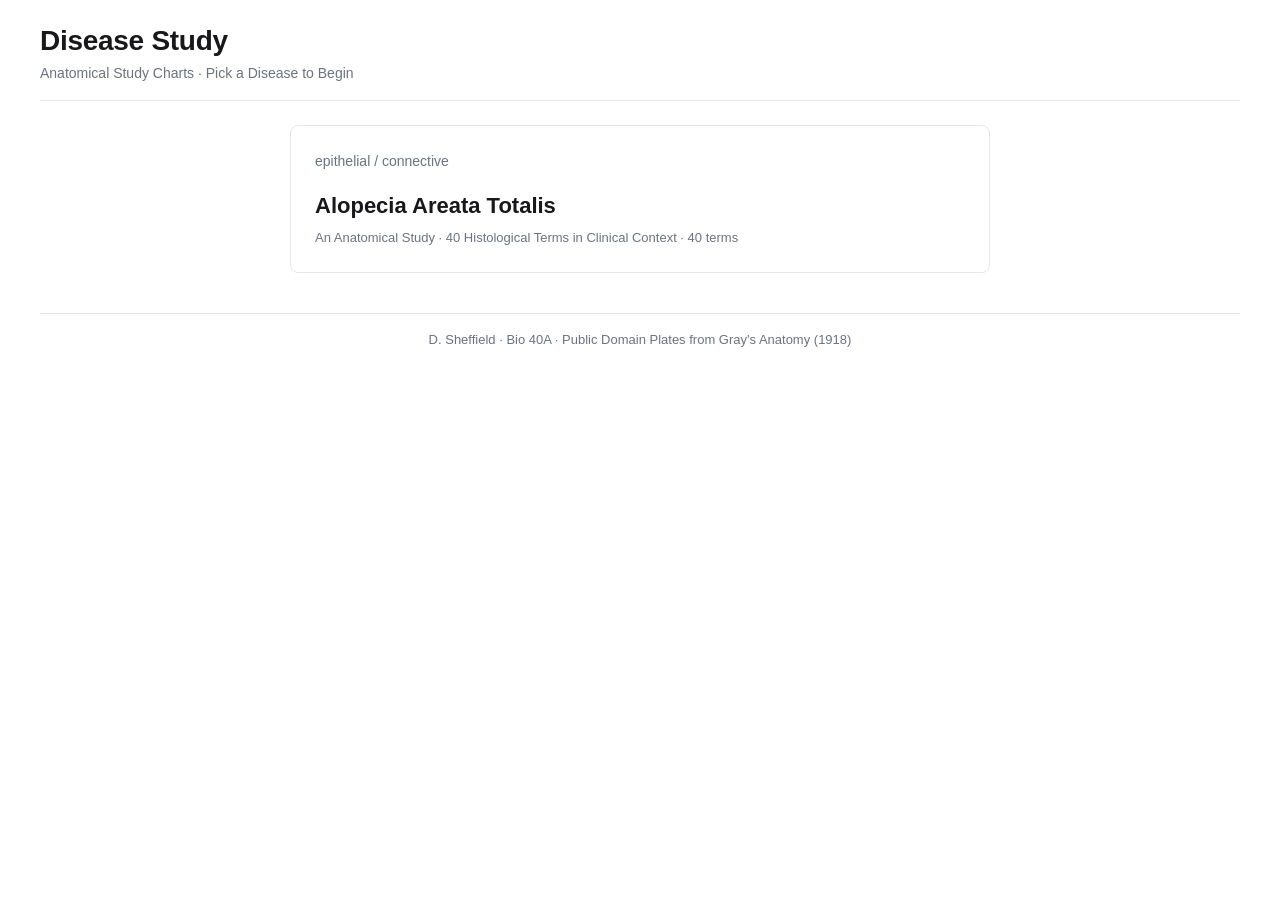
<file: index.html>
<!DOCTYPE html>
<html lang="en">
<head>
  <meta charset="UTF-8">
  <meta name="viewport" content="width=device-width, initial-scale=1">
  <title>Bio 40A Disease Study</title>
  <link rel="stylesheet" href="css/tokens.css">
  <link rel="stylesheet" href="css/base.css">
  <link rel="stylesheet" href="css/components.css">
</head>
<body>

<header>
  <h1>Disease Study</h1>
  <div class="subtitle">Anatomical Study Charts · Pick a Disease to Begin</div>
</header>

<main class="disease-list" id="disease-list">
  <div class="panel">
    <div class="panel__content">
      <div class="panel__label">Loading…</div>
    </div>
  </div>
</main>

<div class="footer-note">D. Sheffield · Bio 40A · Public Domain Plates from Gray's Anatomy (1918)</div>

<script type="module">
  import { loadDiseaseIndex } from './js/data/loader.js';

  const container = document.getElementById('disease-list');

  loadDiseaseIndex()
    .then(({ diseases }) => {
      container.innerHTML = diseases.map(d => `
        <a class="disease-card" href="study.html?disease=${encodeURIComponent(d.id)}">
          <div class="panel">
            <div class="panel__content">
              <div class="disease-card__subtitle">${d.tissueDomain ?? ''}</div>
              <div class="disease-card__title">${d.title}</div>
              <div class="disease-card__meta">${d.subtitle ?? ''} · ${d.termCount ?? '?'} terms</div>
            </div>
          </div>
        </a>
      `).join('');
    })
    .catch(err => {
      container.innerHTML = `
        <div class="panel">
          <div class="panel__content">
            <div class="panel__label">Error</div>
            <div style="font-style: italic;">${err.message}</div>
          </div>
        </div>`;
    });
</script>

</body>
</html>
</file>
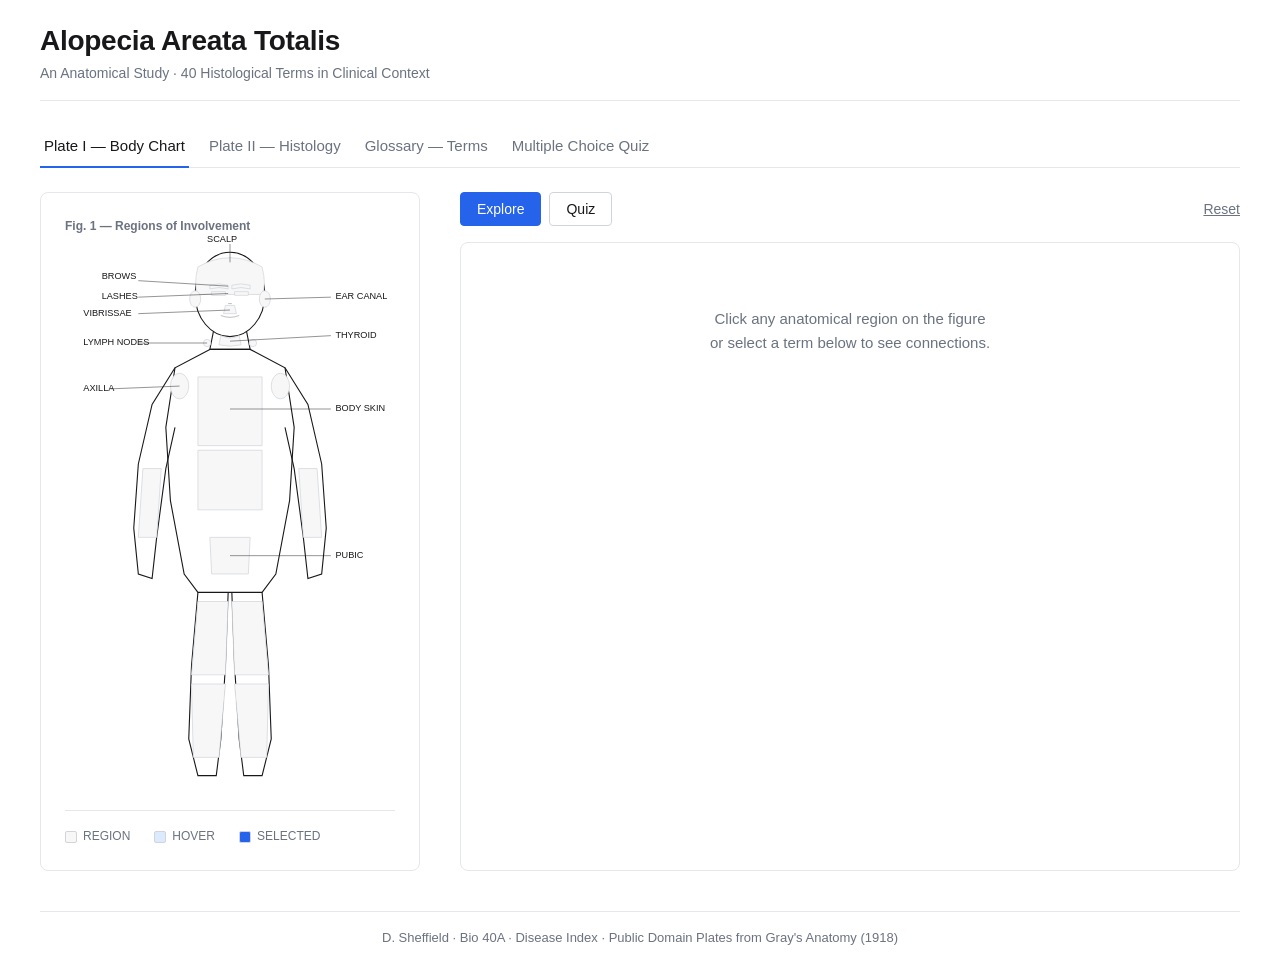
<file: study.html>
<!DOCTYPE html>
<html lang="en">
<head>
  <meta charset="UTF-8">
  <meta name="viewport" content="width=device-width, initial-scale=1">
  <title>Disease Study — Bio 40A</title>
  <link rel="stylesheet" href="css/tokens.css">
  <link rel="stylesheet" href="css/base.css">
  <link rel="stylesheet" href="css/components.css">
  <link rel="stylesheet" href="css/plates.css">
</head>
<body>

<header>
  <h1 id="disease-title">Loading…</h1>
  <div class="subtitle" id="disease-subtitle"></div>
</header>

<div class="tabs">
  <button class="tab" data-tab="body">Plate I — Body Chart</button>
  <button class="tab" data-tab="histology">Plate II — Histology</button>
  <button class="tab" data-tab="glossary">Glossary — Terms</button>
  <button class="tab" data-tab="quiz">Multiple Choice Quiz</button>
</div>

<main id="study-root">

  <section class="tab-panel" id="panel-body">
    <div class="layout">
      <div class="panel figure-panel">
        <div class="panel__content">
          <div class="panel__label">Fig. 1 — Regions of Involvement</div>
          <div id="body-chart"></div>
          <div class="legend">
            <div class="legend__item"><span class="legend__swatch legend__swatch--region"></span>REGION</div>
            <div class="legend__item"><span class="legend__swatch legend__swatch--hover"></span>HOVER</div>
            <div class="legend__item"><span class="legend__swatch legend__swatch--active"></span>SELECTED</div>
          </div>
        </div>
      </div>

      <div class="right-panel">
        <div class="controls"></div>
        <div class="panel info-panel">
          <div class="panel__content" id="info-panel"></div>
        </div>
      </div>
    </div>
  </section>

  <section class="tab-panel" id="panel-histology">
    <div id="histology"></div>
  </section>

  <section class="tab-panel" id="panel-glossary">
    <div id="glossary"></div>
  </section>

  <section class="tab-panel" id="panel-quiz">
    <div id="quiz"></div>
  </section>

</main>

<div id="modal-root"></div>

<div class="footer-note">
  D. Sheffield · Bio 40A · <a href="index.html" style="color: var(--muted);">Disease Index</a> · Public Domain Plates from Gray's Anatomy (1918)
</div>

<script type="module" src="js/main.js"></script>

</body>
</html>
</file>
<file: css/tokens.css>
:root {
  /* Surfaces — light, clean, high contrast */
  --bg: #ffffff;
  --paper: #f7f7f8;
  --bg-soft: #fafafa;

  /* Text — near-black for body, mid-gray for secondary */
  --ink: #18181b;
  --ink-soft: #27272a;
  --muted: #6b7280;
  --muted-soft: #9ca3af;

  /* Borders — barely-there, used for separation, not decoration */
  --rule: #e5e7eb;
  --rule-strong: #d1d5db;

  /* Accents — one calm slate-blue for focus/active/hover, two
     status colors for quiz feedback */
  --accent: #2563eb;
  --accent-on: #ffffff;
  --accent-soft: #dbeafe;
  --highlight: rgba(37, 99, 235, 0.08);
  --success: #047857;
  --success-soft: #d1fae5;
  --error: #b91c1c;
  --error-soft: #fee2e2;

  --shadow: 0 1px 2px rgba(0, 0, 0, 0.04);
  --shadow-md: 0 2px 8px rgba(0, 0, 0, 0.06);

  /* System font stack — readable everywhere, zero loading cost */
  --font-sans: -apple-system, BlinkMacSystemFont, 'Segoe UI', 'Helvetica Neue', Arial, sans-serif;
  --font-mono: ui-monospace, SFMono-Regular, Menlo, Consolas, monospace;

  /* Generous spacing — readability needs air */
  --space-xs: 4px;
  --space-sm: 8px;
  --space-md: 16px;
  --space-lg: 24px;
  --space-xl: 40px;

  --radius: 8px;
  --radius-sm: 4px;
  --max-width: 1200px;
  --read-width: 68ch;
}

@media (prefers-color-scheme: dark) {
  :root {
    /* Deep neutral surfaces — not pure black, less eye strain */
    --bg: #18181b;
    --paper: #27272a;
    --bg-soft: #1f1f23;

    /* Text — off-white for body, lighter grays for secondary */
    --ink: #f4f4f5;
    --ink-soft: #e4e4e7;
    --muted: #a1a1aa;
    --muted-soft: #71717a;

    /* Borders — subtle but visible against the dark surfaces */
    --rule: #2e2e33;
    --rule-strong: #3f3f46;

    /* Brighter accent so it pops on dark */
    --accent: #60a5fa;
    --accent-on: #0a0a0c;
    --accent-soft: rgba(96, 165, 250, 0.18);
    --highlight: rgba(96, 165, 250, 0.10);
    --success: #34d399;
    --success-soft: rgba(52, 211, 153, 0.16);
    --error: #f87171;
    --error-soft: rgba(248, 113, 113, 0.18);

    --shadow: 0 1px 2px rgba(0, 0, 0, 0.3);
    --shadow-md: 0 2px 8px rgba(0, 0, 0, 0.4);
  }
}
</file>
<file: css/base.css>
*, *::before, *::after { box-sizing: border-box; margin: 0; padding: 0; }

html { -webkit-text-size-adjust: 100%; }

body {
  font-family: var(--font-sans);
  font-size: 17px;
  line-height: 1.6;
  background: var(--bg);
  color: var(--ink);
  min-height: 100vh;
  padding: var(--space-lg);
  -webkit-font-smoothing: antialiased;
  -moz-osx-font-smoothing: grayscale;
}

header {
  max-width: var(--max-width);
  margin: 0 auto var(--space-lg);
  padding-bottom: var(--space-md);
  border-bottom: 1px solid var(--rule);
}

h1 {
  font-size: 28px;
  font-weight: 700;
  line-height: 1.2;
  letter-spacing: -0.01em;
  color: var(--ink);
}

.subtitle {
  font-size: 14px;
  color: var(--muted);
  margin-top: var(--space-xs);
}

a { color: var(--accent); text-decoration: none; }
a:hover { text-decoration: underline; }

.footer-note {
  max-width: var(--max-width);
  margin: var(--space-xl) auto 0;
  font-size: 13px;
  color: var(--muted);
  text-align: center;
  padding-top: var(--space-md);
  border-top: 1px solid var(--rule);
}
</file>
<file: css/components.css>
/* Panels — minimal card */
.panel {
  background: var(--bg);
  border: 1px solid var(--rule);
  border-radius: var(--radius);
  padding: var(--space-lg);
}

.panel__content { position: relative; z-index: 1; }

.panel__label {
  font-size: 12px;
  font-weight: 600;
  color: var(--muted);
  margin-bottom: var(--space-sm);
}

/* Tabs — underline-style active state */
.tabs {
  max-width: var(--max-width);
  margin: 0 auto var(--space-lg);
  display: flex;
  gap: var(--space-md);
  border-bottom: 1px solid var(--rule);
}

.tab {
  font-family: inherit;
  font-size: 15px;
  font-weight: 500;
  background: transparent;
  border: 0;
  border-bottom: 2px solid transparent;
  color: var(--muted);
  padding: 12px 4px;
  margin-bottom: -1px;
  cursor: pointer;
  transition: color 0.15s ease, border-color 0.15s ease;
}

.tab:hover { color: var(--ink); }

.tab--active {
  color: var(--ink);
  border-bottom-color: var(--accent);
}

.tab-panel { display: none; }
.tab-panel--active { display: block; }

/* Buttons */
.btn {
  font-family: inherit;
  font-size: 14px;
  font-weight: 500;
  background: var(--bg);
  border: 1px solid var(--rule-strong);
  color: var(--ink);
  padding: 8px 16px;
  border-radius: var(--radius-sm);
  cursor: pointer;
  transition: border-color 0.15s ease, background-color 0.15s ease, color 0.15s ease;
}

.btn:hover { border-color: var(--ink); }

.btn--active {
  background: var(--accent);
  color: var(--accent-on);
  border-color: var(--accent);
}

.btn--link {
  margin-left: auto;
  background: transparent;
  border: 0;
  color: var(--muted);
  font-family: inherit;
  font-size: 14px;
  cursor: pointer;
  padding: 8px 0;
  text-decoration: underline;
}

.btn--link:hover { color: var(--ink); }

/* Disease index page */
.disease-list {
  max-width: 700px;
  margin: 0 auto;
  display: flex;
  flex-direction: column;
  gap: var(--space-md);
}

.disease-card {
  display: block;
  text-decoration: none;
  color: inherit;
}

.disease-card .panel {
  transition: border-color 0.15s ease, box-shadow 0.15s ease;
}

.disease-card:hover .panel {
  border-color: var(--accent);
  box-shadow: var(--shadow-md);
}

.disease-card__title {
  font-size: 22px;
  font-weight: 700;
  margin-bottom: var(--space-xs);
  color: var(--ink);
}

.disease-card__subtitle {
  font-size: 14px;
  color: var(--muted);
  margin-bottom: var(--space-md);
}

.disease-card__meta {
  font-size: 13px;
  color: var(--muted);
}

/* Study layout */
.layout {
  max-width: var(--max-width);
  margin: 0 auto;
  display: grid;
  grid-template-columns: 380px 1fr;
  gap: var(--space-xl);
}

@media (max-width: 900px) {
  .layout { grid-template-columns: 1fr; }
}

/* Body chart SVG */
.figure-panel { padding: var(--space-lg); }

.body { width: 100%; height: auto; display: block; overflow: visible; }

.body-region {
  fill: var(--paper);
  stroke: var(--rule-strong);
  stroke-width: 0.8;
  cursor: pointer;
  transition: fill 0.15s ease;
}

.body-region:hover { fill: var(--accent-soft); }
.body-region--active { fill: var(--accent); }

.body-outline { fill: none; stroke: var(--ink); stroke-width: 1.2; }
.body-detail { fill: none; stroke: var(--ink); stroke-width: 0.6; opacity: 0.5; }

.label-line { stroke: var(--ink); stroke-width: 0.5; }
.label-text {
  font-family: var(--font-sans);
  font-size: 10px;
  font-weight: 500;
  fill: var(--ink);
}

.legend {
  display: flex;
  gap: var(--space-lg);
  font-size: 12px;
  color: var(--muted);
  margin-top: var(--space-md);
  padding-top: var(--space-md);
  border-top: 1px solid var(--rule);
  flex-wrap: wrap;
}

.legend__item { display: flex; align-items: center; gap: 6px; }
.legend__swatch {
  width: 12px;
  height: 12px;
  border: 1px solid var(--rule-strong);
  display: inline-block;
  border-radius: 2px;
}
.legend__swatch--region { background: var(--paper); }
.legend__swatch--hover  { background: var(--accent-soft); }
.legend__swatch--active { background: var(--accent); }

/* Right panel */
.right-panel { display: flex; flex-direction: column; gap: var(--space-md); }

.controls {
  display: flex;
  gap: var(--space-sm);
  align-items: center;
  flex-wrap: wrap;
}

/* Info panel */
.info-panel { flex: 1; min-height: 400px; }

.info-panel__header {
  font-size: 26px;
  font-weight: 700;
  letter-spacing: -0.01em;
  margin-bottom: var(--space-sm);
  color: var(--ink);
}

.info-panel__meta {
  font-size: 12px;
  font-weight: 600;
  color: var(--muted);
  margin: var(--space-md) 0 var(--space-xs);
}

.info-panel__section {
  margin-top: var(--space-lg);
  padding-top: var(--space-md);
  border-top: 1px solid var(--rule);
}

.info-panel__regions {
  font-size: 15px;
  color: var(--ink);
}

/* Symptom group — collapsible */
.symptom-group {
  margin-bottom: var(--space-md);
  padding-bottom: var(--space-md);
  border-bottom: 1px solid var(--rule);
}

.symptom-group:last-child { border-bottom: 0; }

.symptom-group__header {
  display: flex;
  align-items: baseline;
  justify-content: space-between;
  cursor: pointer;
  user-select: none;
  padding: var(--space-xs) 0;
  transition: color 0.15s ease;
}

.symptom-group__header:hover .symptom-group__title { color: var(--accent); }

.symptom-group__title {
  font-size: 17px;
  font-weight: 600;
  color: var(--ink);
}

.symptom-group__chevron {
  font-size: 14px;
  color: var(--muted);
  margin-left: var(--space-sm);
}

.symptom-group__symptom {
  font-size: 16px;
  line-height: 1.6;
  margin: var(--space-sm) 0;
  color: var(--ink);
}

.symptom-group__desc {
  font-size: 14px;
  color: var(--muted);
  margin-bottom: var(--space-sm);
}

/* Term list / item */
.term-list {
  display: flex;
  flex-direction: column;
  gap: var(--space-sm);
  margin-top: var(--space-sm);
}

.term-item {
  border-left: 3px solid var(--rule);
  padding: var(--space-sm) var(--space-md);
  cursor: pointer;
  border-radius: 0 var(--radius-sm) var(--radius-sm) 0;
  transition: border-color 0.15s ease, background-color 0.15s ease;
}

.term-item:hover {
  border-left-color: var(--accent);
  background: var(--highlight);
}

.term-item--active {
  border-left-color: var(--accent);
  background: var(--highlight);
}

.term-item__name {
  font-size: 16px;
  font-weight: 600;
  color: var(--ink);
}

.term-item__desc {
  font-size: 14px;
  color: var(--muted);
  margin-top: 2px;
  line-height: 1.5;
}

.term-item__desc--hidden { visibility: hidden; }

/* Quiz prompt + empty state */
.quiz-prompt {
  background: var(--bg-soft);
  border: 1px dashed var(--rule-strong);
  border-radius: var(--radius-sm);
  padding: var(--space-md);
  margin-bottom: var(--space-md);
  text-align: center;
  color: var(--muted);
  font-size: 14px;
}

.empty-state {
  text-align: center;
  color: var(--muted);
  padding: var(--space-xl) var(--space-md);
  font-size: 15px;
  line-height: 1.6;
}

/* Modal */
.modal-overlay {
  display: none;
  position: fixed;
  inset: 0;
  background: rgba(15, 15, 15, 0.45);
  z-index: 100;
  align-items: center;
  justify-content: center;
  padding: var(--space-lg);
}

.modal-overlay--active { display: flex; }

.modal {
  background: var(--bg);
  border: 1px solid var(--rule);
  border-radius: var(--radius);
  padding: var(--space-xl);
  max-width: 600px;
  width: 100%;
  max-height: 90vh;
  overflow-y: auto;
  box-shadow: var(--shadow-md);
}

.modal__inner { position: relative; }

.modal__close {
  position: absolute;
  top: -8px;
  right: -8px;
  background: transparent;
  border: 0;
  font-size: 28px;
  line-height: 1;
  cursor: pointer;
  color: var(--muted);
  padding: 4px 12px;
  border-radius: var(--radius-sm);
  transition: color 0.15s ease, background-color 0.15s ease;
}

.modal__close:hover { color: var(--ink); background: var(--paper); }

.modal__desc {
  font-size: 16px;
  line-height: 1.6;
  margin-bottom: var(--space-md);
}

.modal__definition {
  font-size: 16px;
  line-height: 1.6;
  margin-bottom: var(--space-md);
  padding: var(--space-md);
  border-radius: var(--radius-sm);
  background: var(--paper);
}

.modal__symptom {
  font-size: 16px;
  line-height: 1.6;
  margin-bottom: var(--space-md);
  padding: var(--space-md);
  border-left: 3px solid var(--accent);
  background: var(--accent-soft);
  border-radius: 0 var(--radius-sm) var(--radius-sm) 0;
}

.modal__regions {
  font-size: 15px;
  color: var(--ink);
}

/* Back button on the single-term info-panel view */
.info-panel__back {
  display: inline-block;
  background: transparent;
  border: 1px solid var(--rule-strong);
  border-radius: var(--radius-sm);
  padding: 6px 12px;
  margin-bottom: var(--space-md);
  font-family: inherit;
  font-size: 14px;
  color: var(--muted);
  cursor: pointer;
  transition: border-color 0.15s ease, color 0.15s ease;
}

.info-panel__back:hover {
  color: var(--ink);
  border-color: var(--ink);
}

/* Glossary tab */
.glossary {
  max-width: var(--read-width);
  margin: 0 auto;
}

.glossary__header {
  display: flex;
  align-items: baseline;
  justify-content: space-between;
  gap: var(--space-lg);
  margin-bottom: var(--space-md);
  flex-wrap: wrap;
}

.glossary__title {
  font-size: 22px;
  font-weight: 700;
  color: var(--ink);
}

.glossary__search {
  flex: 1;
  min-width: 220px;
  padding: 10px 14px;
  font-family: inherit;
  font-size: 15px;
  border: 1px solid var(--rule-strong);
  border-radius: var(--radius-sm);
  background: var(--bg);
  color: var(--ink);
}

.glossary__search:focus {
  outline: none;
  border-color: var(--accent);
  box-shadow: 0 0 0 3px var(--highlight);
}

.glossary__count {
  font-size: 13px;
  color: var(--muted);
  margin-bottom: var(--space-md);
}

.glossary__list {
  display: grid;
  gap: var(--space-md);
}

.glossary__item {
  display: block;
  width: 100%;
  text-align: left;
  background: var(--bg);
  border: 1px solid var(--rule);
  border-radius: var(--radius);
  padding: var(--space-md) var(--space-lg);
  cursor: pointer;
  font-family: inherit;
  color: var(--ink);
  transition: border-color 0.15s ease, box-shadow 0.15s ease;
}

.glossary__item:hover {
  border-color: var(--accent);
  box-shadow: var(--shadow-md);
}

.glossary__name {
  font-size: 18px;
  font-weight: 700;
  color: var(--ink);
  margin-bottom: var(--space-sm);
}

.glossary__field {
  font-size: 15px;
  line-height: 1.6;
  margin-bottom: var(--space-sm);
  color: var(--ink-soft);
}

.glossary__field-label {
  display: inline-block;
  font-size: 11px;
  font-weight: 700;
  color: var(--muted);
  text-transform: uppercase;
  letter-spacing: 0.04em;
  margin-right: var(--space-sm);
}

.glossary__group {
  font-size: 12px;
  color: var(--muted);
  margin-top: var(--space-md);
  padding-top: var(--space-sm);
  border-top: 1px solid var(--rule);
}

/* Quiz tab */
.quiz {
  max-width: var(--read-width);
  margin: 0 auto;
}

.quiz__header {
  display: flex;
  align-items: baseline;
  justify-content: space-between;
  margin-bottom: var(--space-lg);
}

.quiz__title {
  font-size: 22px;
  font-weight: 700;
  color: var(--ink);
}

.quiz__score {
  font-size: 14px;
  color: var(--muted);
  font-variant-numeric: tabular-nums;
}

.quiz__card {
  background: var(--bg);
  border: 1px solid var(--rule);
  border-radius: var(--radius);
  padding: var(--space-lg);
}

.quiz__prompt-label {
  font-size: 12px;
  font-weight: 700;
  color: var(--muted);
  text-transform: uppercase;
  letter-spacing: 0.04em;
  margin-bottom: var(--space-sm);
}

.quiz__prompt {
  font-size: 19px;
  line-height: 1.5;
  margin-bottom: var(--space-lg);
  color: var(--ink);
}

.quiz__prompt strong {
  font-weight: 700;
  color: var(--accent);
}

.quiz__choices {
  display: grid;
  gap: var(--space-sm);
  margin-bottom: var(--space-md);
}

.quiz__choice {
  display: block;
  width: 100%;
  text-align: left;
  background: var(--bg);
  border: 1px solid var(--rule-strong);
  border-radius: var(--radius-sm);
  padding: var(--space-md);
  font-family: inherit;
  font-size: 15px;
  line-height: 1.55;
  color: var(--ink);
  cursor: pointer;
  transition: border-color 0.15s ease, background-color 0.15s ease, box-shadow 0.15s ease;
}

.quiz__choice:hover:not(:disabled) {
  border-color: var(--accent);
  background: var(--bg-soft);
}

.quiz__choice:disabled { cursor: default; }

.quiz__choice--correct {
  background: var(--success-soft) !important;
  border-color: var(--success) !important;
  color: var(--ink);
}

.quiz__choice--wrong {
  background: var(--error-soft) !important;
  border-color: var(--error) !important;
  color: var(--ink);
}

.quiz__feedback {
  margin-top: var(--space-lg);
  padding-top: var(--space-md);
  border-top: 1px solid var(--rule);
}

.quiz__verdict {
  font-size: 16px;
  font-weight: 700;
  margin-bottom: var(--space-md);
}

.quiz__verdict--right { color: var(--success); }
.quiz__verdict--wrong { color: var(--error); }

.quiz__field {
  font-size: 15px;
  line-height: 1.6;
  margin-bottom: var(--space-sm);
  color: var(--ink-soft);
}

.quiz__field-label {
  display: inline-block;
  font-size: 11px;
  font-weight: 700;
  color: var(--muted);
  text-transform: uppercase;
  letter-spacing: 0.04em;
  margin-right: var(--space-sm);
}

.quiz__next {
  display: block;
  margin: var(--space-lg) auto 0;
  padding: 10px 24px;
  background: var(--accent);
  color: var(--accent-on);
  border: 0;
  border-radius: var(--radius-sm);
  font-family: inherit;
  font-size: 15px;
  font-weight: 600;
  cursor: pointer;
  transition: filter 0.15s ease;
}

.quiz__next:hover { filter: brightness(1.1); }

.quiz__empty {
  font-size: 15px;
  color: var(--muted);
  text-align: center;
  padding: var(--space-xl);
}
</file>
<file: css/plates.css>
/* Histology tab — clean image cards */
.plates-grid {
  max-width: var(--max-width);
  margin: 0 auto;
  display: grid;
  grid-template-columns: repeat(auto-fit, minmax(420px, 1fr));
  gap: var(--space-lg);
}

.plate {
  background: var(--bg);
  border: 1px solid var(--rule);
  border-radius: var(--radius);
  padding: var(--space-lg);
}

.plate__content { position: relative; }

.plate__number {
  font-size: 12px;
  font-weight: 600;
  color: var(--muted);
  margin-bottom: var(--space-xs);
}

.plate__title {
  font-size: 20px;
  font-weight: 700;
  margin-bottom: var(--space-md);
  color: var(--ink);
  letter-spacing: -0.01em;
}

.plate__image-frame {
  background: var(--bg-soft);
  border: 1px solid var(--rule);
  border-radius: var(--radius-sm);
  padding: var(--space-md);
  margin-bottom: var(--space-md);
  text-align: center;
  min-height: 280px;
  display: flex;
  align-items: center;
  justify-content: center;
}

.plate__image {
  max-width: 100%;
  max-height: 380px;
  height: auto;
  display: block;
}

.plate__image-fallback {
  display: none;
  color: var(--muted);
  font-size: 14px;
  padding: var(--space-lg);
  text-align: center;
  line-height: 1.5;
}

.plate__caption {
  font-size: 15px;
  line-height: 1.6;
  margin-bottom: var(--space-md);
  color: var(--ink-soft);
}

.plate__terms { margin-top: var(--space-md); }

.plate__terms-label {
  font-size: 12px;
  font-weight: 600;
  color: var(--muted);
  text-transform: uppercase;
  letter-spacing: 0.04em;
  margin-bottom: var(--space-sm);
}

.plate-term {
  display: inline-block;
  font-family: inherit;
  font-size: 13px;
  padding: 4px 10px;
  background: var(--bg-soft);
  border: 1px solid var(--rule-strong);
  border-radius: 999px;
  margin: 2px;
  cursor: pointer;
  color: var(--ink);
  transition: background-color 0.15s ease, border-color 0.15s ease, color 0.15s ease;
}

.plate-term:hover {
  background: var(--accent);
  color: #fff;
  border-color: var(--accent);
}

.plate__attribution {
  font-size: 12px;
  color: var(--muted);
  border-top: 1px solid var(--rule);
  padding-top: var(--space-sm);
  margin-top: var(--space-md);
}

.plate__attribution a { color: var(--muted); text-decoration: underline; }
.plate__attribution a:hover { color: var(--ink); }

/* Inline plate thumbnail used by the term modal + single-term info
   panel — keeps the underlying anatomy visible without forcing a
   tab switch. */
.term-plates {
  display: grid;
  gap: var(--space-md);
  margin-top: var(--space-sm);
}

.term-plate {
  margin: 0;
  border: 1px solid var(--rule);
  border-radius: var(--radius-sm);
  background: var(--bg);
  padding: var(--space-sm);
}

.term-plate__frame {
  background: var(--bg-soft);
  border-radius: var(--radius-sm);
  padding: var(--space-xs);
  text-align: center;
  min-height: 180px;
  display: flex;
  align-items: center;
  justify-content: center;
}

.term-plate__image {
  max-width: 100%;
  max-height: 280px;
  height: auto;
  display: block;
}

.term-plate__fallback {
  display: none;
  font-size: 13px;
  color: var(--muted);
  padding: var(--space-lg);
  text-align: center;
  line-height: 1.5;
}

.term-plate__caption {
  display: flex;
  align-items: baseline;
  gap: var(--space-sm);
  margin-top: var(--space-sm);
  padding: 0 var(--space-xs);
  flex-wrap: wrap;
}

.term-plate__number {
  font-size: 12px;
  font-weight: 600;
  color: var(--muted);
}

.term-plate__title {
  font-size: 14px;
  font-weight: 600;
  color: var(--ink);
}
</file>
